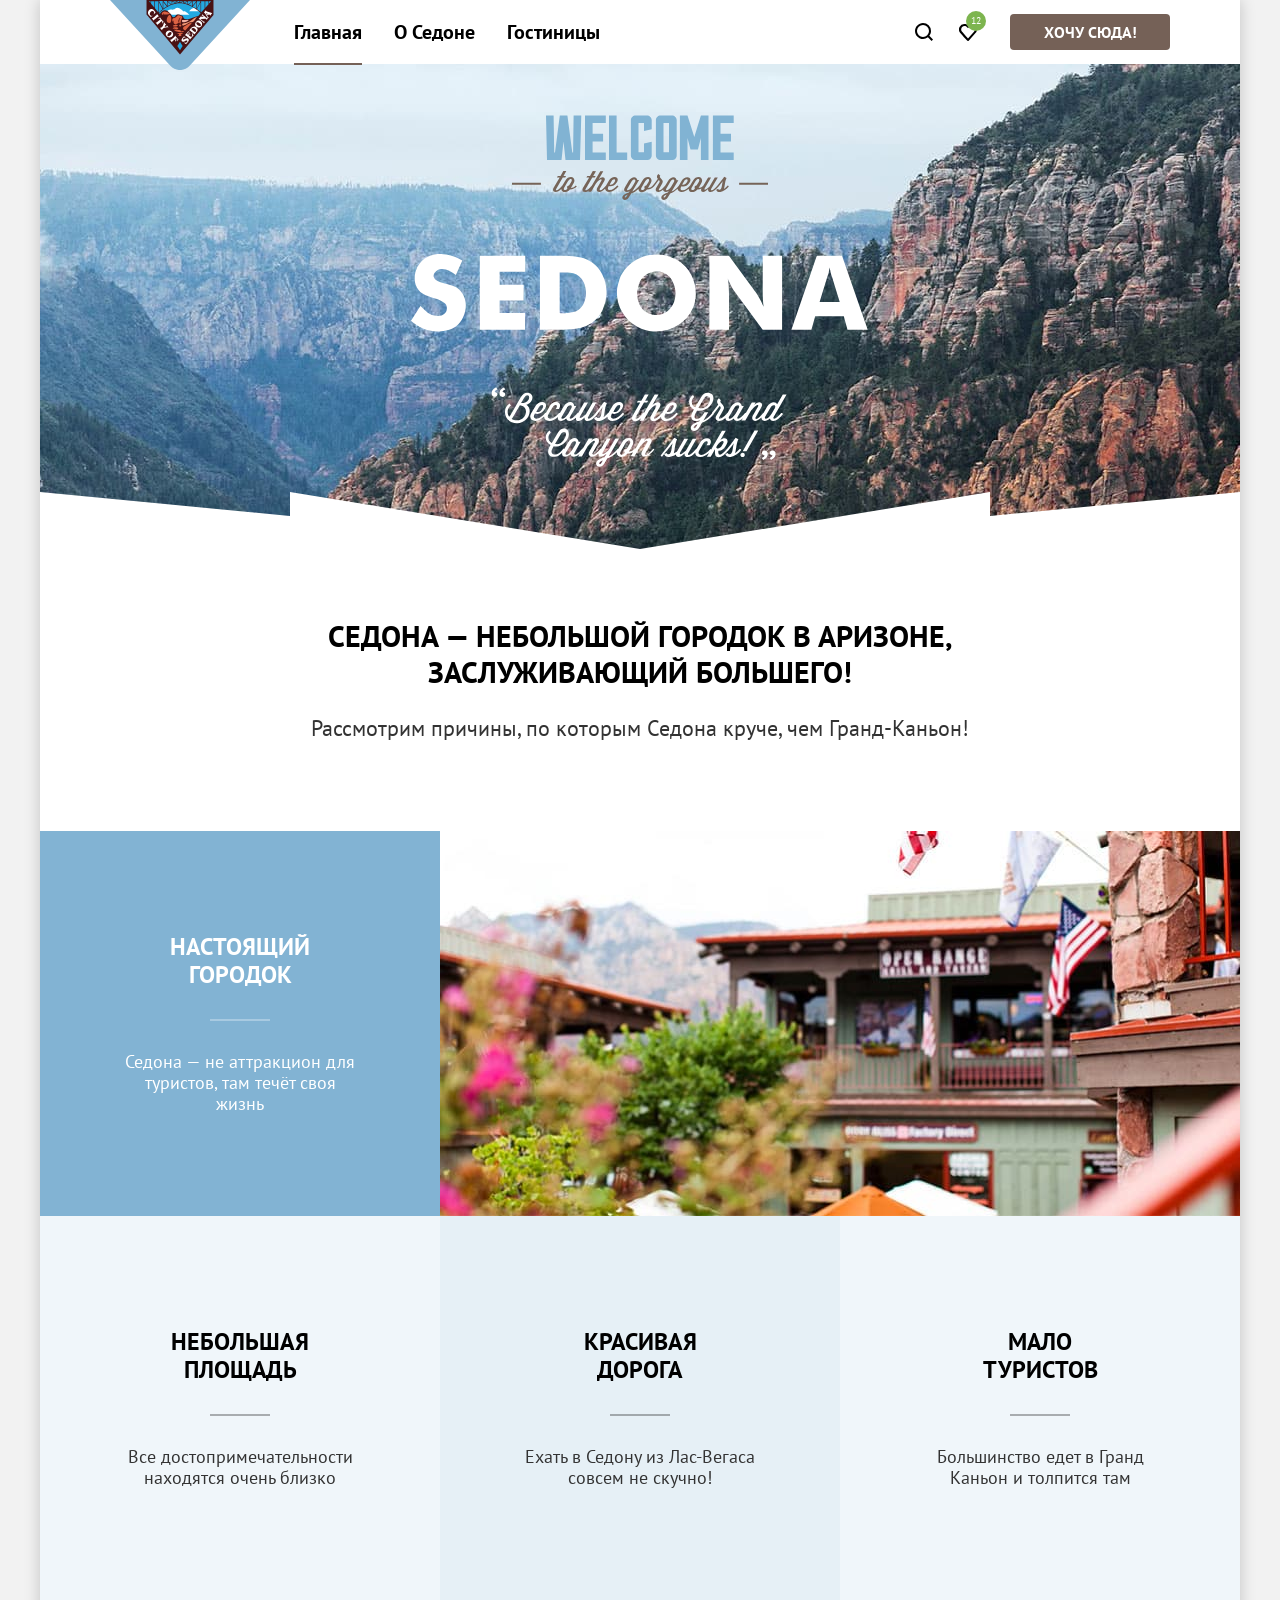
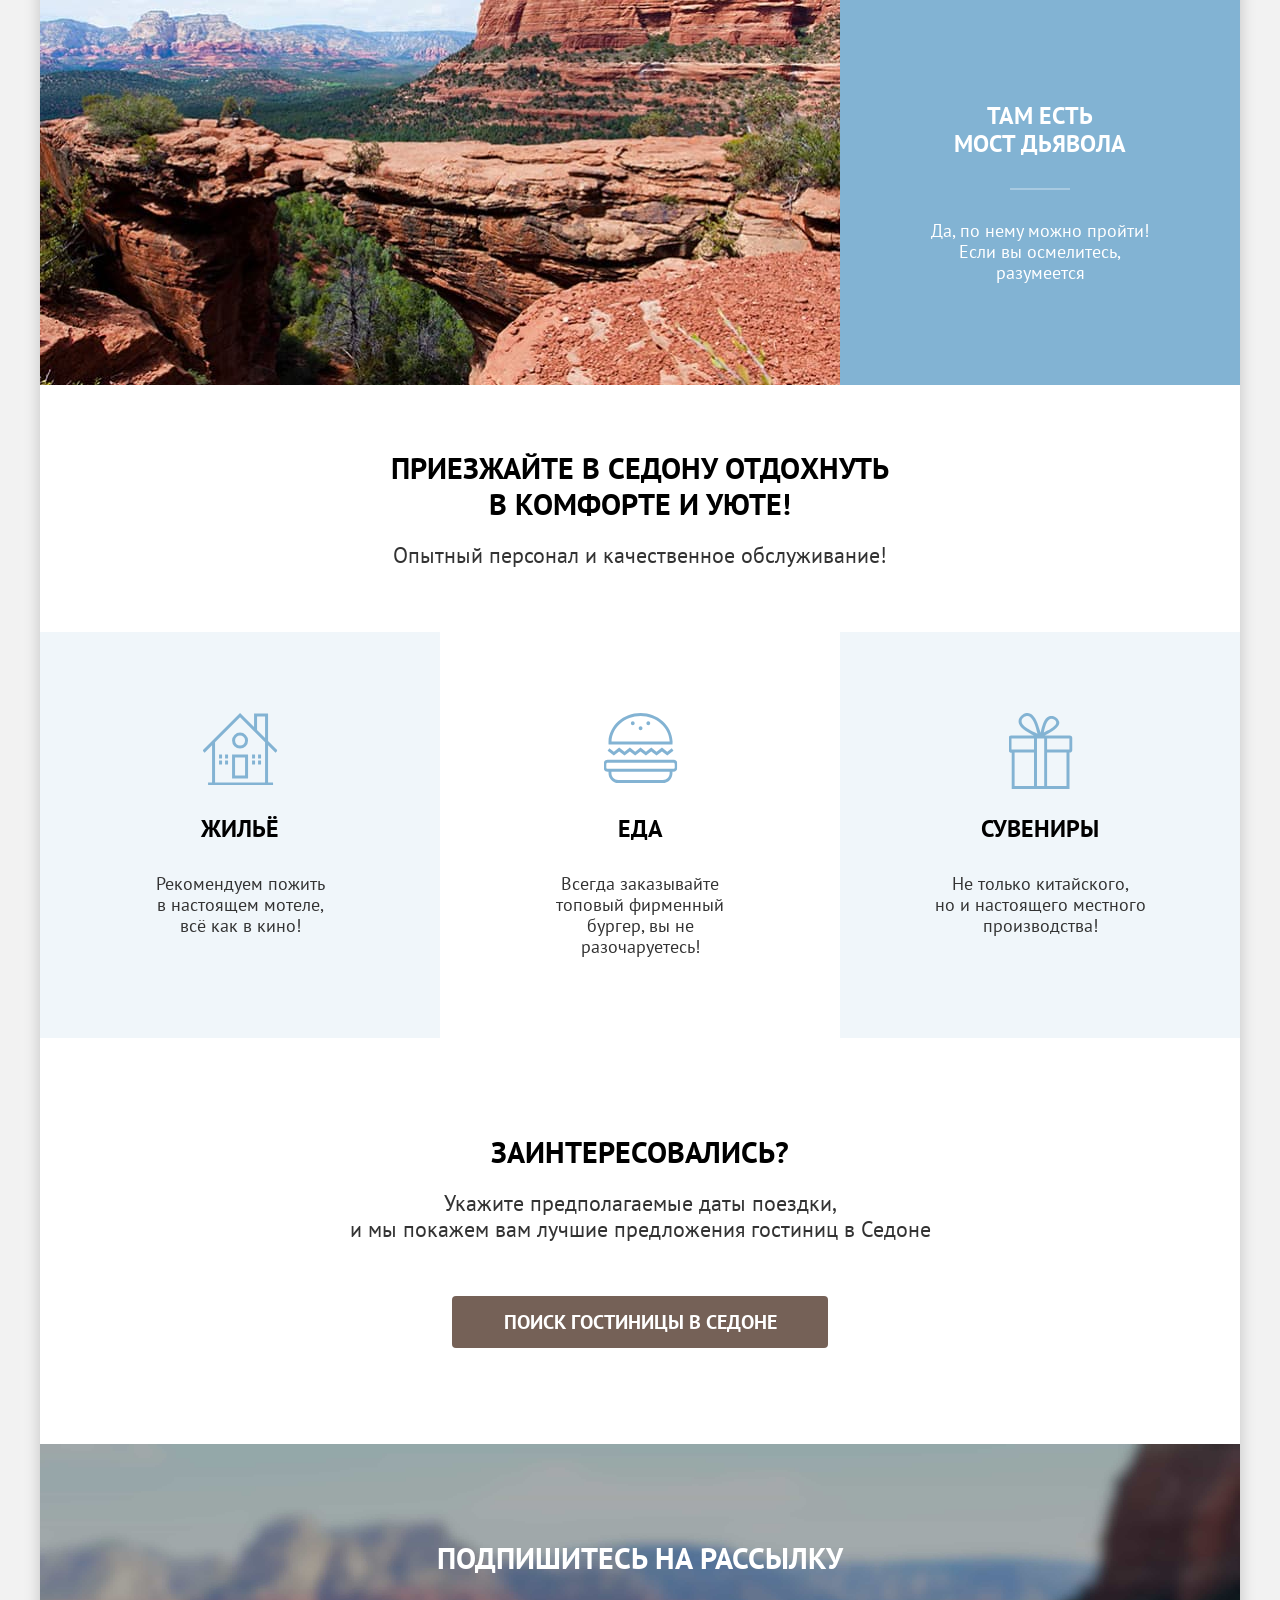
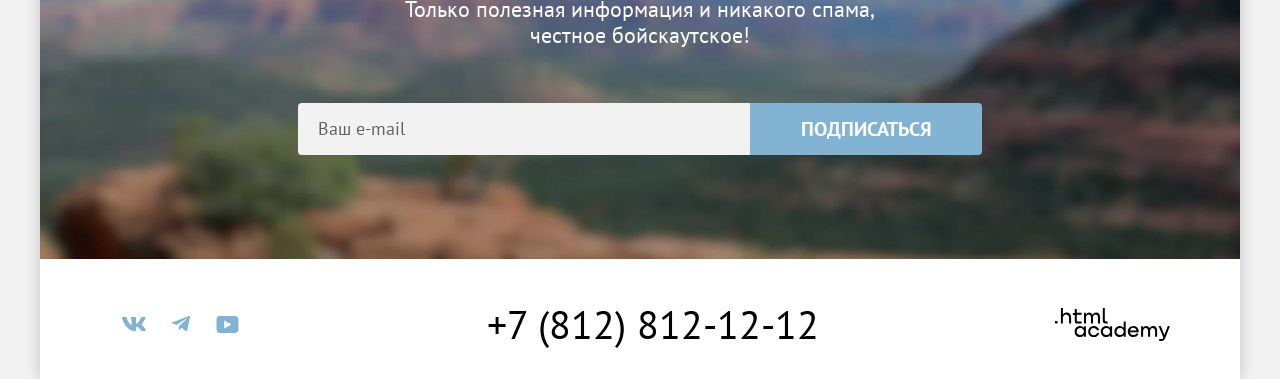
<file: index.html>
<!DOCTYPE html>
<html class="page" lang="ru">

  <head>
    <meta charset="utf-8">
    <title>Седона</title>
    <link rel="stylesheet" href="styles/styles.css">
    <link rel="icon" href="favicon.ico" sizes="32x32">
  </head>

  <body class="page__body">
    <div class="page__wrapper">
      <header class="main-header" data-test="header">
        <nav class="main-header__navigation navigation">

          <a class="navigation__logo" href="index.html">
            <img class="navigation__logo-image" src="images/sedona-logo.svg" width="140" height="70"
              alt="Логотип Седоны">
          </a>

          <ul class="navigation__site-list site-list">
            <li>
              <a class="site-list__link site-list__link--current" href="index.html" aria-current="page">Главная</a>
            </li>
            <li>
              <a class="site-list__link" href="#">О Седоне</a>
            </li>
            <li>
              <a class="site-list__link" href="catalog.html">Гостиницы</a>
            </li>
          </ul>

          <ul class="navigation__user-list user-list">
            <li>
              <a class="user-list__link user-list__link--search" href="#">
                <span class="visually-hidden">Поиск</span>
              </a>
            </li>
            <li>
              <a class="user-list__link user-list__link--favorites" href="#">
                <span class="visually-hidden">Избранное:</span>
                <span class="user-list__favorites-count">12</span>
                <span class="visually-hidden">отелей</span>
              </a>
            </li>
          </ul>
        </nav>
        <a class="main-header__button button button--primary" href="#">Хочу сюда!</a>
      </header>

      <main class="main-container" data-test="main">
        <section class="hero" data-test="hero">
          <h1 class="visually-hidden">Сайт города Седона</h1>
          <img class="hero__image" src="images/hero-slogan.svg" width="458" height="352" alt="Welcome to the gorgeous Sedona, because the Grand Canyon sucks!">
        </section>

        <section class="advantages" data-test="advantages">
          <header class="advantages__header intro">
            <h2 class="visually-hidden">Преимущества</h2>
            <p class="intro__slogan title">Седона — небольшой городок в Аризоне,
              заслуживающий большего!</p>
            <p class="intro__text">Рассмотрим причины, по которым Седона круче, чем Гранд-Каньон!
            </p>
          </header>

          <ul class="advantages__list">
            <li class="advantages__item advantages__item--with-photo">
              <div class="advantages__wrapper">
                <h3 class="advantages__title subtitle">Настоящий городок</h3>
                <p class="advantages__description">Седона — не аттракцион для туристов, там течёт своя жизнь</p>
              </div>
              <img class="advantages__photo" src="images/advantages-1.jpg" width="800" height="385" alt="Улица города со зданиями в стиле вестерн, деревьями и цветами">
            </li>
            <li class="advantages__item">
              <h3 class="advantages__title subtitle">Небольшая площадь</h3>
              <p class="advantages__description">Все достопримечательности находятся очень близко</p>
            </li>
            <li class="advantages__item">
              <h3 class="advantages__title subtitle">Красивая<br> дорога</h3>
              <p class="advantages__description">Ехать в Седону из Лас-Вегаса совсем не скучно!</p>
            </li>
            <li class="advantages__item">
              <h3 class="advantages__title subtitle">Мало<br> туристов</h3>
              <p class="advantages__description">Большинство едет в Гранд Каньон и толпится там</p>
            </li>
            <li class="advantages__item advantages__item--with-photo">
              <div class="advantages__wrapper">
                <h3 class="advantages__title subtitle">Там есть<br> мост дьявола</h3>
                <p class="advantages__description">Да, по нему можно пройти! Если вы осмелитесь, разумеется</p>
              </div>
              <img class="advantages__photo" src="images/advantages-2.jpg" width="800" height="385"
                alt="Большая природная каменная арка из песчаника над обрывом">
            </li>
          </ul>
        </section>

        <section class="service">
          <header class="service__header intro">
            <h2 class="visually-hidden">Сервис в Седоне</h2>
            <p class="intro__slogan title">Приезжайте в Седону отдохнуть<br> в комфорте и уюте!</p>
            <p class="intro__text">Опытный персонал и качественное обслуживание!</p>
          </header>

          <ul class="service__list">
            <li class="service__item service__item--housing">
              <h3 class="service__title subtitle">Жильё</h3>
              <p class="service__desription">Рекомендуем пожить<br> в настоящем мотеле,<br> всё как в кино!</p>
            </li>
            <li class="service__item service__item--food">
              <h3 class="service__title subtitle">Еда</h3>
              <p class="service__desription">Всегда заказывайте<br> топовый фирменный бургер, вы не разочаруетесь!</p>
            </li>
            <li class="service__item service__item--souvenir">
              <h3 class="service__title subtitle">Сувениры</h3>
              <p class="service__desription">Не только китайского,<br> но и настоящего местного производства!</p>
            </li>
          </ul>
        </section>

        <section class="search" data-test="search">
          <header class="search__header intro">
            <h2 class="visually-hidden">Поиск гостиницы</h2>
            <p class="intro__slogan title">Заинтересовались?</p>
            <p class="intro__text">Укажите предполагаемые даты поездки,<br> и мы покажем вам лучшие предложения гостиниц в Седоне</p>
          </header>
          <button class="search__button button button--primary button--size-xl" type="button" onclick="window.modal.showModal()">Поиск гостиницы в Седоне</button>
        </section>

        <section class="subscribe subscribe--index-page" data-test="subscribe">
          <header class="subscribe__header intro">
            <h2 class="intro__slogan title">Подпишитесь на рассылку</h2>
            <p class="intro__text">Только полезная информация и никакого спама,<br> честное бойскаутское!</p>
          </header>
          <form class="subscribe__form subscribe-form" action="https://echo.htmlacademy.ru/" method="post">
            <label class="visually-hidden" for="subscribe-email">Email</label>
            <input class="subscribe-form__field input input--email input--left" type="email" name="subscribe-email" id="subscribe-email" required placeholder="Ваш e-mail">
            <button class="subscribe-form__button button button--secondary button--size-xl" type="submit">Подписаться</button>
          </form>
        </section>
      </main>

      <footer class="main-footer" data-test="footer">
        <ul class="main-footer__social social">
          <li>
            <a class="social__link social__link--vk" href="https://vk.com/htmlacademy">
              <span class="visually-hidden">Vkontakte</span>
            </a>
          </li>
          <li>
            <a class="social__link social__link--tg" href="https://t.me/htmlacademy">
              <span class="visually-hidden">Telegram</span>
            </a>
          </li>
          <li>
            <a class="social__link social__link--youtube" href="https://www.youtube.com/user/htmlacademyru">
              <span class="visually-hidden">Youtube</span>
            </a>
          </li>
        </ul>

        <a class="main-footer__phone phone" href="tel:+78128121212">+7 (812) 812-12-12</a>

        <a class="main-footer__copyright copyright" href="https://htmlacademy.ru/intensive/htmlcss">
          <svg class="copyright__logo" role="img" aria-label="Разработчик - HTML Academy" focusable="false"
            xmlns="http://www.w3.org/2000/svg" width="115" height="33" viewBox="0 0 115 33">
            <path
              d="M0 12.9v2.6h2.5v-2.6zM11.6 4.5Q9.2 4.6 8 6.2h-.1V0h-2v15.5h2v-5.3c0-2.1 1.3-3.6 3.3-3.6 1.8 0 2.9 1.4 2.9 3.2v5.7h2V9.4c.1-3-1.8-4.9-4.5-4.9M26.6 4.8h-4.8V1.1h-2v3.8h-1.9v2h1.9v6q0 2.6 2.7 2.7h4.1v-2h-3.7q-1 0-1.1-1.1V6.8h4.8zM41.1 4.6q-2.5 0-3.5 2.1h-.1a4 4 0 0 0-3.4-2.1Q32 4.8 31 6.4h-.1V4.8H29v10.6h2V10c0-2 1-3.5 2.6-3.5q2.3.1 2.4 2.6v6.3h2V9.8c0-2.4 1.4-3.3 2.6-3.3q2.3.1 2.4 2.6v6.3h2V8.9c.1-2.5-1.4-4.3-3.9-4.3M47.8 12.7q0 2.6 2.8 2.7h2v-2h-1.7q-1 0-1.1-1.1V0h-2zM28.9 19.7a5 5 0 0 0-3.9-1.8c-3.1 0-5.4 2.3-5.4 5.6s2.3 5.6 5.4 5.6q2.7-.1 3.8-1.9h.1v1.6h2V18.2h-2zm-3.6 7.4a3.5 3.5 0 0 1-3.6-3.6c0-2 1.4-3.6 3.6-3.6s3.6 1.6 3.6 3.6c0 1.9-1.4 3.6-3.6 3.6M44.2 22c-.5-2.4-2.6-4.1-5.4-4.1a5.4 5.4 0 0 0-5.6 5.6c0 3.1 2.2 5.6 5.6 5.6 2.8 0 4.9-1.8 5.4-4.2h-2.1a3.4 3.4 0 0 1-3.3 2.3 3.5 3.5 0 0 1-3.6-3.6c0-2 1.4-3.6 3.6-3.6q2.5.2 3.3 2.2h2.1zM55.1 19.7a5 5 0 0 0-3.9-1.8c-3.1 0-5.4 2.3-5.4 5.6s2.3 5.6 5.4 5.6q2.7-.1 3.8-1.9h.1v1.6h2V18.2h-2zm-3.6 7.4a3.5 3.5 0 0 1-3.6-3.6c0-2 1.4-3.6 3.6-3.6s3.6 1.6 3.6 3.6c0 1.9-1.5 3.6-3.6 3.6M68.7 19.8a5 5 0 0 0-3.9-1.9c-3.1 0-5.4 2.3-5.4 5.6s2.2 5.6 5.4 5.6q2.6-.1 3.8-1.8h.1v1.5h2V13.4h-2zm-3.6 7.3a3.5 3.5 0 0 1-3.6-3.6c0-2 1.4-3.6 3.6-3.6s3.6 1.6 3.6 3.6c-.1 2-1.5 3.6-3.6 3.6M78.3 17.9a5.4 5.4 0 0 0-5.5 5.6c0 3 2.1 5.6 5.5 5.6 2.5 0 4.5-1.3 5.2-3.6h-2.1q-.8 1.6-3 1.6c-1.9 0-3.3-1.3-3.4-2.9h8.8c.2-3.6-2-6.3-5.5-6.3m0 1.9q2.7.1 3.3 2.6h-6.5a3 3 0 0 1 3.2-2.6M98.2 17.9a4 4 0 0 0-3.6 2h-.1q-1-1.9-3.4-2-2.2 0-3.1 1.8v-1.5h-1.9v10.6h2v-5.4q.1-3.2 2.6-3.5 2.3.1 2.4 2.6v6.3h2v-5.6c0-2.4 1.4-3.3 2.6-3.3q2.3.1 2.4 2.6v6.3h2v-6.5c.1-2.6-1.4-4.4-3.9-4.4M109.4 27l-3.6-8.9h-2.2l4.8 11.6q-.3 1.3-1.7 1.2h-2.5v2h2.5q2.6 0 3.5-2.6l4.7-12.2h-2.1z" />
          </svg>
        </a>
      </footer>

      <!-- Модальное окно -->
      <dialog class="modal" data-test="modal" id="modal" aria-labelledby="modal-name">
        <section>
          <h2 class="modal__title title" id="modal-name">Поиск гостиницы в Седоне</h2>
          <form class="modal__form search-form" action="https://echo.htmlacademy.ru/" method="post">

            <div class="search-form__group search-form__group--dates">
              <label class="search-form__label" for="checkin-date">Дата заезда:</label>

              <input class="input input--date" type="text" id="checkin-date" name="checkin-date"
                value="27 апреля 2020" placeholder="Укажите дату" required>
              <span class="search-form__message search-form__message--error">Мы не можем отправить вас в прошлое.</span>
            </div>

            <div class="search-form__group search-form__group--dates">
              <label class="search-form__label" for="checkout-date">Дата выезда:</label>

              <input class="input input--date" type="text" id="checkout-date" name="checkout-date"
                value="1 сентября 2021" placeholder="Укажите дату" required>
              <span class="search-form__message">На эти даты есть свободные номера. Пока есть.</span>
            </div>

            <div class="search-form__group">
              <label class="search-form__label" for="adults-count">Взрослые:</label>

              <div class="search-form__counter counter">
                <button class="counter__buttton counter__buttton--decrease" type="button">
                  <span class="visually-hidden">Уменьшить количество на 1</span>
                </button>

                <input class="input input--number input--counter" type="number" id="adults-count" name="adults-count" value="2" min="1" required>

                <button class="counter__buttton counter__buttton--increase" type="button">
                  <span class="visually-hidden">Увеличить количество на 1</span>
                </button>
              </div>
            </div>

            <div class="search-form__group search-form__group--with-tooltip">
              <label class="search-form__label" for="children-count">Дети:</label>

              <div class="tooltip">
                <button class="tooltip__button" type="button" aria-labelledby="tooltip-label"></button>
                <span class="tooltip__text" role="tooltip" id="tooltip-label">Укажите количество детей, которые будут с
                  вами, возраст которых от 6 до 18 лет. Дети до 6 лет размещаются бесплатно.</span>
              </div>

              <div class="search-form__counter counter">

                <button class="counter__buttton counter__buttton--decrease" type="button">
                  <span class="visually-hidden">Уменьшить количество на 1</span>
                </button>

                <input class="input input--number input--counter" id="children-count" name="children-count" type="number" value="2" min="0">

                <button class="counter__buttton counter__buttton--increase" type="button">
                  <span class="visually-hidden">Увеличить количество на 1</span>
                </button>
              </div>
            </div>

            <button class="search-form__submit button button--secondary" type="submit">Найти</button>
          </form>
        </section>

        <button class="modal__close" type="button" onclick="window.modal.close()">
          <span class="visually-hidden">Закрыть</span>
        </button>
      </dialog>
    </div>

  </body>

</html>
</file>
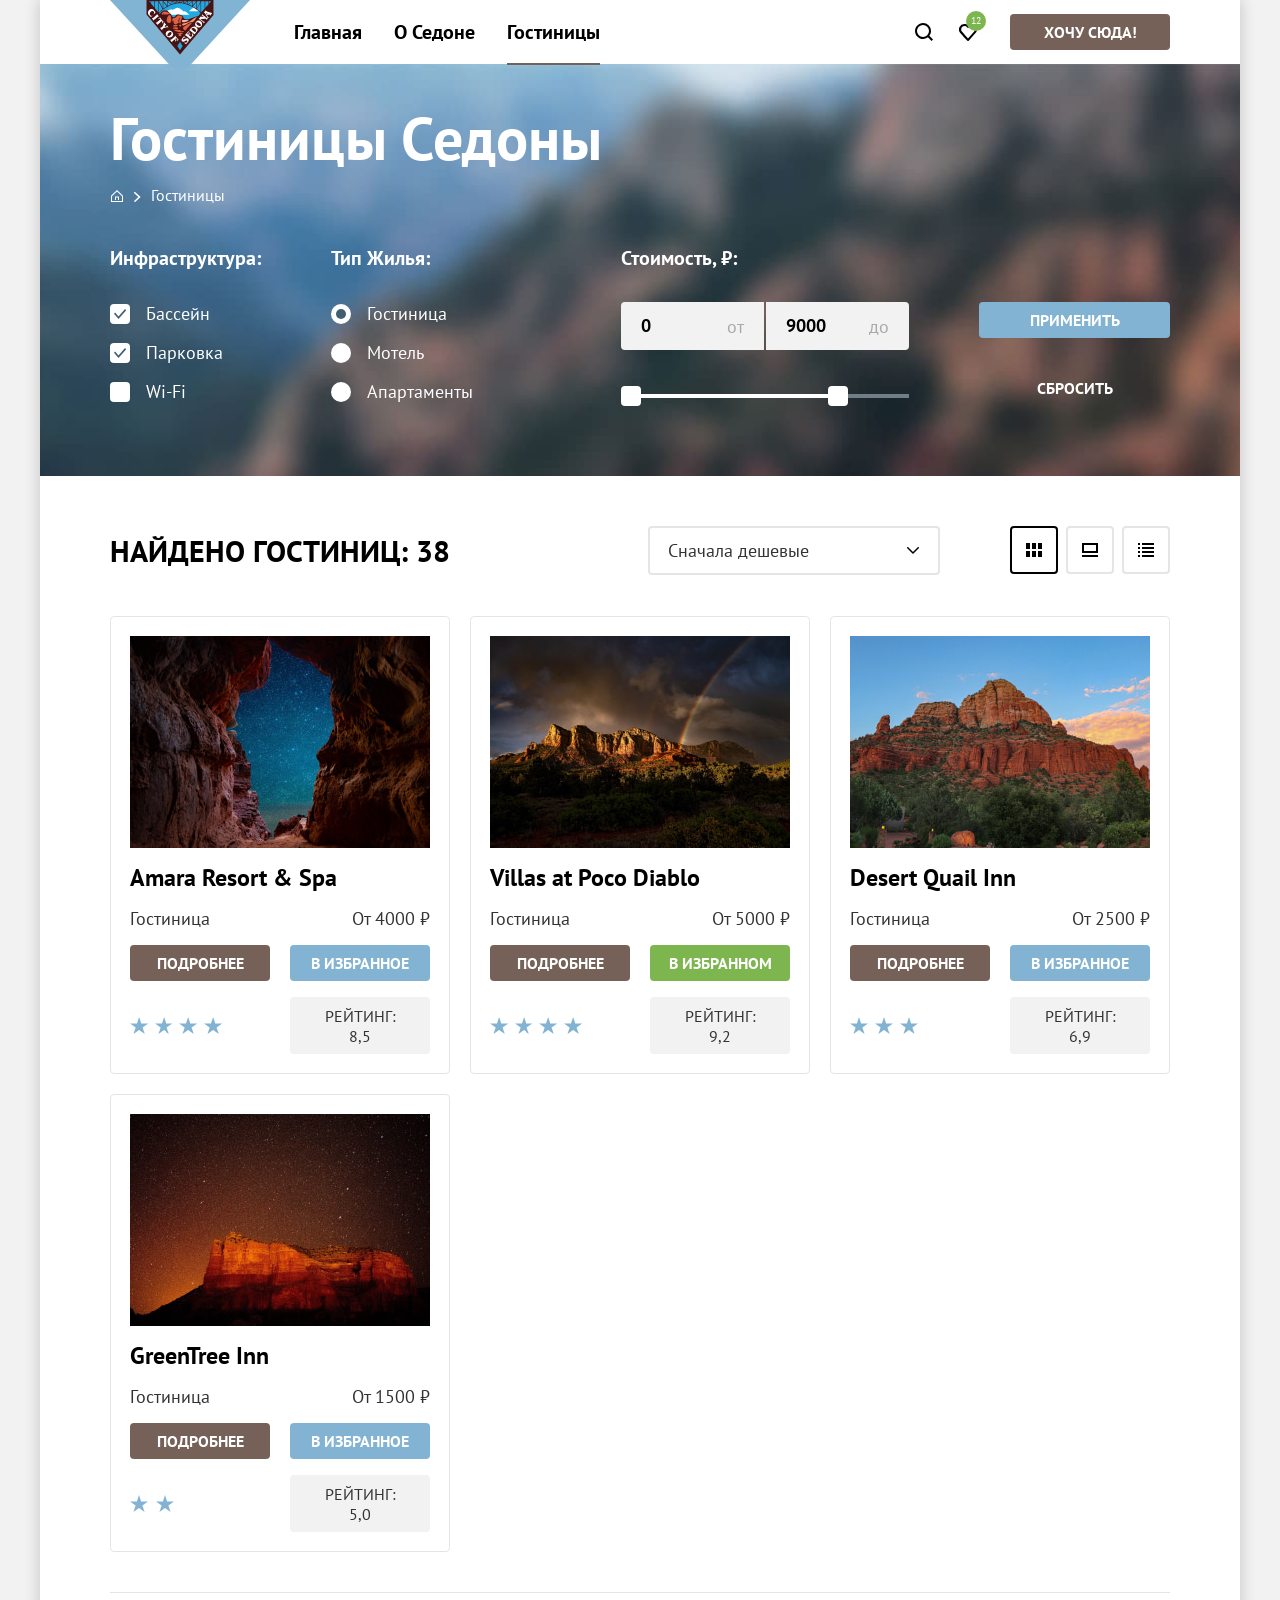
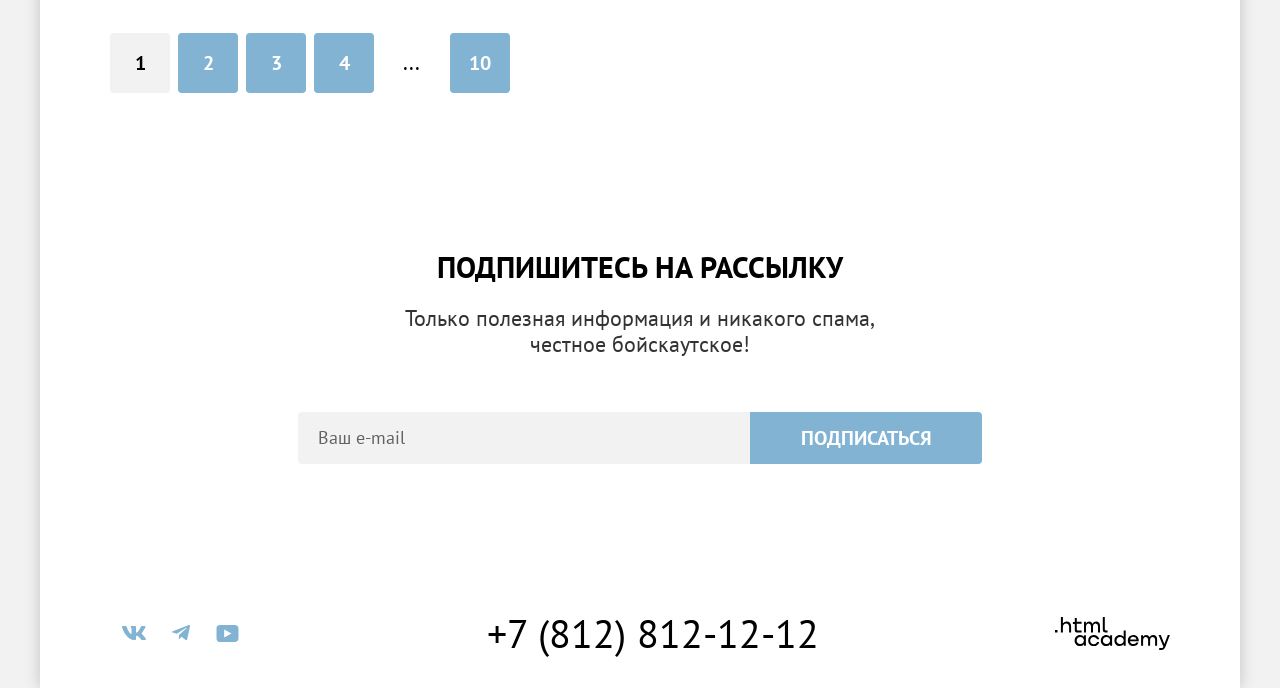
<file: catalog.html>
<!DOCTYPE html>
<html class="page" lang="ru">

  <head>
    <meta charset="utf-8">
    <title>Гостиницы Седоны</title>
    <link rel="stylesheet" href="styles/styles.css">
    <link rel="icon" href="favicon.ico" sizes="32x32">
  </head>

  <body class="page__body">
    <div class="page__wrapper">
      <header class="main-header" data-test="header">
        <nav class="main-header__navigation navigation">

          <a class="navigation__logo" href="index.html">
            <img class="navigation__logo-image" src="images/sedona-logo.svg" width="140" height="70"
              alt="Логотип Седоны">
          </a>

          <ul class="navigation__site-list site-list">
            <li>
              <a class="site-list__link" href="index.html">Главная</a>
            </li>
            <li>
              <a class="site-list__link" href="#">О Седоне</a>
            </li>
            <li>
              <a class="site-list__link site-list__link--current" aria-current="page">Гостиницы</a>
            </li>
          </ul>

          <ul class="navigation__user-list user-list">
            <li>
              <a class="user-list__link user-list__link--search" href="#">
                <span class="visually-hidden">Поиск</span>
              </a>
            </li>
            <li>
              <a class="user-list__link user-list__link--favorites" href="#">
                <span class="visually-hidden">Избранное:</span>
                <span class="user-list__favorites-count">12</span>
                <span class="visually-hidden">отелей</span>
              </a>
            </li>
          </ul>
        </nav>
        <a class="main-header__button button button--primary" href="#">Хочу сюда!</a>
      </header>

      <main class="main-container" data-test="main">
        <div class="inner-wrapper">
          <header class="inner-wrapper__header inner-header">
            <h1 class="inner-header__title page-title">Гостиницы Седоны</h1>
            <ol class="inner-header__breadcrumbs breadcrumbs">
              <li class="breadcrumbs__item">
                <a class="breadcrumbs__link breadcrumbs__link--home" href="index.html">
                  <span class="visually-hidden">Главная</span>
                </a>
              </li>
              <li class="breadcrumbs-item">
                <a class="breadcrumbs__link breadcrumbs__link--current" aria-current="page">Гостиницы</a>
              </li>
            </ol>
          </header>

          <section class="filter" data-test="filter">
            <h2 class="visually-hidden">Фильтры</h2>

            <form class="filter__form filter-form" action="https://echo.htmlacademy.ru/" method="get">
              <div class="filter-form__column filter-form__column--left">
                <fieldset class="filter-form__group">
                  <legend class="filter-form__title">Инфраструктура:</legend>
                  <ul class="filter-form__list">
                    <li class="filter-form__field field field--checkbox">
                      <input class="field__input" type="checkbox" name="pool" id="pool" checked>
                      <label class="field__label" for="pool">Бассейн</label>
                    </li>
                    <li class="filter-form__field field field--checkbox">
                      <input class="field__input" type="checkbox" name="parking" id="parking" checked>
                      <label class="field__label" for="parking">Парковка</label>
                    </li>
                    <li class="filter-form__field field field--checkbox">
                      <input class="field__input" type="checkbox" name="wifi" id="wifi">
                      <label class="field__label" for="wifi">Wi-Fi</label>
                    </li>
                  </ul>
                </fieldset>
                <fieldset class="filter-form__group">
                  <legend class="filter-form__title">Тип жилья:</legend>
                  <ul class="filter-form__list">
                    <li class="filter-form__field field field--radio">
                      <input class="field__input" type="radio" name="booking-type" value="hotel" id="hotel" checked>
                      <label class="field__label" for="hotel">Гостиница</label>
                    </li>
                    <li class="filter-form__field field field--radio">
                      <input class="field__input" type="radio" name="booking-type" value="motel" id="motel">
                      <label class="field__label" for="motel">Мотель</label>
                    </li>
                    <li class="filter-form__field field field--radio">
                      <input class="field__input" type="radio" name="booking-type" value="appartments" id="appartments">
                      <label class="field__label" for="appartments">Апартаменты</label>
                    </li>
                  </ul>
                </fieldset>
              </div>

              <div class="filter-form__column filter-form__column--right">
                <fieldset class="filter-form__group filter-form__group--price">
                  <legend class="filter-form__title">Стоимость, ₽:</legend>

                  <label class="filter-form__field price-field" for="price-min">
                    <span class="price-field__label">от</span>
                    <input class="price-field__input input input--number input--price input--left" type="number" name="price-min" value="" id="price-min" placeholder="0">
                  </label>

                  <label class="filter-form__field price-field" for="price-max">
                    <span class="price-field__label">до</span>
                    <input class="price-field__input input input--number input--price input--right" type="number" name="price-max" value="" id="price-max"
                      placeholder="9000">
                  </label>

                  <div class="filter-form__range range-slider">
                    <div class="range-slider__track">
                      <div class="range-slider__progressbar" style="left: 0; width: 227px">
                        <button class="range-slider__toggle range-slider__toggle--min" type="button">
                          <span class="visually-hidden">Изменить минимальную цену</span>
                        </button>
                        <button class="range-slider__toggle range-slider__toggle--max" type="button">
                          <span class="visually-hidden">Изменить максимальную цену</span>
                        </button>
                      </div>
                    </div>
                  </div>
                </fieldset>
                <div class="filter-form__buttons">
                  <button class="button button--secondary" type="submit">Применить</button>
                  <button class="button button--additional" type="reset">Сбросить</button>
                </div>
              </div>
            </form>
          </section>
        </div>
        <section class="catalog" data-test="catalog">
          <div class="catalog__wrapper">
            <h2 class="catalog__title title">Найдено гостиниц: <span class="catalog__card-count">38</span></h2>

            <!-- Сортировка карточек -->
            <select class="catalog__sort sort" aria-label="Сортировка">
              <option value="up">Сначала дешевые</option>
              <option value="down">Сначала дорогие</option>
              <option value="popular">Сначала популярные</option>
            </select>

            <!-- Смена раскладки списка отелей -->
            <ul class="catalog__view-toggles view-toggles">
              <li>
                <a class="view__toggle view__toggle--tile view__toggle--active"
                  href="catalog.html?view=tile">
                  <span class="visually-hidden">Показать плитками</span>
                </a>
              </li>
              <li>
                <a class="view__toggle view__toggle--card" href="catalog.html?view=card">
                  <span class="visually-hidden">Показать карточками</span>
                </a>
              </li>
              <li>
                <a class="view__toggle view__toggle--list" href="catalog.html?view=list">
                  <span class="visually-hidden">Показать списком</span>
                </a>
              </li>
            </ul>
          </div>

          <!-- Список карточек -->
          <ul class="card-list">
            <li class="card">
              <a class="card__link" href="#" tabindex="-1">
                <h3 class="card__title subtitle">Amara Resort & Spa</h3>
              </a>
              <a class="card__photo" href="#" tabindex="-1">
                <img class="card__photo-image" src="images/hotels/hotel-1.jpg" width="300" height="212"
                  alt="Вид на звездное небо из горного ущелья">
              </a>
              <p class="card__category">Гостиница</p>
              <p class="card__price">От 4000 ₽</p>
              <a class="button button--primary" href="#">Подробнее</a>
              <button class="button button--secondary" type="button">В избранное</button>
              <p class="card__stars card__stars--4">
                <span class="visually-hidden">4 звезды</span>
              </p>
              <p class="card__rating">Рейтинг: 8,5</p>
            </li>

            <li class="card">
              <a class="card__link" href="#" tabindex="-1">
                <h3 class="card__title subtitle">Villas at Poco Diablo</h3>
              </a>
              <a class="card__photo" href="#" tabindex="-1">
                <img class="card__photo-image" src="images/hotels/hotel-2.jpg" width="300" height="212"
                  alt="Вид на горный массив, освещенный солнцем, и радугу">
              </a>
              <p class="card__category">Гостиница</p>
              <p class="card__price">От 5000 ₽</p>
              <a class="button button--primary" href="#">Подробнее</a>
              <button class="button button--accent" type="button">В избранном</button>
              <p class="card__stars card__stars--4">
                <span class="visually-hidden">4 звезды</span>
              </p>
              <p class="card__rating">Рейтинг: 9,2</p>
            </li>

            <li class="card">
              <a class="card__link" href="#" tabindex="-1">
                <h3 class="card__title subtitle">Desert Quail Inn</h3>
              </a>
              <a class="card__photo" href="#" tabindex="-1">
                <img class="card__photo-image" src="images/hotels/hotel-3.jpg" width="300" height="212"
                  alt="Гора из красного печасника в вечерние часы, у подножья - зеленые заросли">
              </a>
              <p class="card__category">Гостиница</p>
              <p class="card__price">От 2500 ₽</p>
              <a class="button button--primary" href="#">Подробнее</a>
              <button class="button button--secondary" type="button">В избранное</button>
              <p class="card__stars card__stars--3">
                <span class="visually-hidden">3 звезды</span>
              </p>
              <p class="card__rating">Рейтинг: 6,9</p>
            </li>

            <li class="card">
              <a class="card__link" href="#" tabindex="-1">
                <h3 class="card__title subtitle">GreenTree Inn</h3>
              </a>
              <a class="card__photo" href="#" tabindex="-1">
                <img class="card__photo-image" src="images/hotels/hotel-4.jpg" width="300" height="212"
                  alt="Вид на красную гору ночью, на фоне - яркое звездное небо">
              </a>
              <p class="card__category">Гостиница</p>
              <p class="card__price">От 1500 ₽</p>
              <a class="button button--primary" href="#">Подробнее</a>
              <button class="button button--secondary" type="button">В избранное</button>
              <p class="card__stars card__stars--2">
                <span class="visually-hidden">2 звезды</span>
              </p>
              <p class="card__rating">Рейтинг: 5,0</p>
            </li>
          </ul>

          <!-- Пагинация -->
          <ul class="catalog__paginaion pagination">
            <li class="pagination__item">
              <a class="pagination__link pagination__link--current" aria-current="page">1</a>
            </li>
            <li class="pagination__item">
              <a class="pagination__link" href="#">2</a>
            </li>
            <li class="pagination__item">
              <a class="pagination__link" href="#">3</a>
            </li>
            <li class="pagination__item">
              <a class="pagination__link" href="#">4</a>
            </li>
            <li class="pagination__item">
              <span class="pagination__ellipsis">...</span>
            </li>
            <li class="pagination__item">
              <a class="pagination__link" href="#">10</a>
            </li>
          </ul>
        </section>

        <section class="subscribe" data-test="subscribe">
          <header class="subscribe__header intro">
            <h2 class="intro__slogan title">Подпишитесь на рассылку</h2>
            <p class="intro__text">Только полезная информация и никакого спама,<br> честное бойскаутское!</p>
          </header>
          <form class="subscribe__form subscribe-form" action="https://echo.htmlacademy.ru/" method="post">
            <label class="visually-hidden" for="subscribe-email">Email</label>
            <input class="subscribe-form__field input input--email input--left" type="email" name="subscribe-email" id="subscribe-email" required
              placeholder="Ваш e-mail">
            <button class="subscribe-form__button button button--secondary button--size-xl"
              type="submit">Подписаться</button>
          </form>

        </section>
      </main>

      <footer class="main-footer" data-test="footer">
        <ul class="main-footer__social social">
          <li>
            <a class="social__link social__link--vk" href="https://vk.com/htmlacademy">
              <span class="visually-hidden">Vkontakte</span>
            </a>
          </li>
          <li>
            <a class="social__link social__link--tg" href="https://t.me/htmlacademy">
              <span class="visually-hidden">Telegram</span>
            </a>
          </li>
          <li>
            <a class="social__link social__link--youtube" href="https://www.youtube.com/user/htmlacademyru">
              <span class="visually-hidden">Youtube</span>
            </a>
          </li>
        </ul>

        <a class="main-footer__phone phone" href="tel:+78128121212">+7 (812) 812-12-12</a>

        <a class="main-footer__copyright copyright" href="https://htmlacademy.ru/intensive/htmlcss">
          <svg class="copyright__logo" role="img" aria-label="Разработчик - HTML Academy" focusable="false"
            xmlns="http://www.w3.org/2000/svg" width="115" height="33" viewBox="0 0 115 33">
            <path
              d="M0 12.9v2.6h2.5v-2.6zM11.6 4.5Q9.2 4.6 8 6.2h-.1V0h-2v15.5h2v-5.3c0-2.1 1.3-3.6 3.3-3.6 1.8 0 2.9 1.4 2.9 3.2v5.7h2V9.4c.1-3-1.8-4.9-4.5-4.9M26.6 4.8h-4.8V1.1h-2v3.8h-1.9v2h1.9v6q0 2.6 2.7 2.7h4.1v-2h-3.7q-1 0-1.1-1.1V6.8h4.8zM41.1 4.6q-2.5 0-3.5 2.1h-.1a4 4 0 0 0-3.4-2.1Q32 4.8 31 6.4h-.1V4.8H29v10.6h2V10c0-2 1-3.5 2.6-3.5q2.3.1 2.4 2.6v6.3h2V9.8c0-2.4 1.4-3.3 2.6-3.3q2.3.1 2.4 2.6v6.3h2V8.9c.1-2.5-1.4-4.3-3.9-4.3M47.8 12.7q0 2.6 2.8 2.7h2v-2h-1.7q-1 0-1.1-1.1V0h-2zM28.9 19.7a5 5 0 0 0-3.9-1.8c-3.1 0-5.4 2.3-5.4 5.6s2.3 5.6 5.4 5.6q2.7-.1 3.8-1.9h.1v1.6h2V18.2h-2zm-3.6 7.4a3.5 3.5 0 0 1-3.6-3.6c0-2 1.4-3.6 3.6-3.6s3.6 1.6 3.6 3.6c0 1.9-1.4 3.6-3.6 3.6M44.2 22c-.5-2.4-2.6-4.1-5.4-4.1a5.4 5.4 0 0 0-5.6 5.6c0 3.1 2.2 5.6 5.6 5.6 2.8 0 4.9-1.8 5.4-4.2h-2.1a3.4 3.4 0 0 1-3.3 2.3 3.5 3.5 0 0 1-3.6-3.6c0-2 1.4-3.6 3.6-3.6q2.5.2 3.3 2.2h2.1zM55.1 19.7a5 5 0 0 0-3.9-1.8c-3.1 0-5.4 2.3-5.4 5.6s2.3 5.6 5.4 5.6q2.7-.1 3.8-1.9h.1v1.6h2V18.2h-2zm-3.6 7.4a3.5 3.5 0 0 1-3.6-3.6c0-2 1.4-3.6 3.6-3.6s3.6 1.6 3.6 3.6c0 1.9-1.5 3.6-3.6 3.6M68.7 19.8a5 5 0 0 0-3.9-1.9c-3.1 0-5.4 2.3-5.4 5.6s2.2 5.6 5.4 5.6q2.6-.1 3.8-1.8h.1v1.5h2V13.4h-2zm-3.6 7.3a3.5 3.5 0 0 1-3.6-3.6c0-2 1.4-3.6 3.6-3.6s3.6 1.6 3.6 3.6c-.1 2-1.5 3.6-3.6 3.6M78.3 17.9a5.4 5.4 0 0 0-5.5 5.6c0 3 2.1 5.6 5.5 5.6 2.5 0 4.5-1.3 5.2-3.6h-2.1q-.8 1.6-3 1.6c-1.9 0-3.3-1.3-3.4-2.9h8.8c.2-3.6-2-6.3-5.5-6.3m0 1.9q2.7.1 3.3 2.6h-6.5a3 3 0 0 1 3.2-2.6M98.2 17.9a4 4 0 0 0-3.6 2h-.1q-1-1.9-3.4-2-2.2 0-3.1 1.8v-1.5h-1.9v10.6h2v-5.4q.1-3.2 2.6-3.5 2.3.1 2.4 2.6v6.3h2v-5.6c0-2.4 1.4-3.3 2.6-3.3q2.3.1 2.4 2.6v6.3h2v-6.5c.1-2.6-1.4-4.4-3.9-4.4M109.4 27l-3.6-8.9h-2.2l4.8 11.6q-.3 1.3-1.7 1.2h-2.5v2h2.5q2.6 0 3.5-2.6l4.7-12.2h-2.1z" />
          </svg>
        </a>
      </footer>
    </div>
  </body>

</html>
</file>
<file: styles/styles.css>
:root {
  --white: #ffffff;
  --white-transparent-60: rgba(255, 255, 255, 0.6);
  --white-transparent-30: rgba(255, 255, 255, 0.3);
  --white-transparent-10: rgba(255, 255, 255, 0.1);
  --black: #000000;
  --black-transparent-60: rgba(0, 0, 0, 0.6);
  --black-transparent-40: rgba(0, 0, 0, 0.4);
  --black-transparent-30: rgba(0, 0, 0, 0.3);
  --black-transparent-25: rgba(0, 0, 0, 0.25);
  --black-transparent-20: rgba(0, 0, 0, 0.2);
  --black-transparent-15: rgba(0, 0, 0, 0.15);
  --grey: #e5e5e5;
  --grey-dark: #333333;
  --grey-blue: #727e85;
  --grey-light: #f2f2f2;
  --grey-super-light: rgba(242, 242, 242, 0.8);
  --brown: #756157;
  --brown-dark: #615048;
  --brown-light: rgba(117, 97, 87, 0.3);
  --blue: #82b3d3;
  --blue-light: #83b3d3;
  --blue-darker: #68a2ca;
  --blue-dark: #3f5e72;
  --blue-transparent-12: rgba(131, 179, 211, 0.12);
  --blue-transparent-20: rgba(131, 179, 211, 0.2);
  --green: #7db54f;
  --green-dark: #6c9e42;
  --coral-red: #ff5757;

  --text-color: var(--grey-dark);
  --text-color-accent: var(--black);
  --text-color-contrast: var(--white);
  --text-color-hover: var(--white-transparent-60);
  --text-color-active: var(--white-transparent-30);
  --text-color-menu-hover: var(--brown);
  --text-color-disabled: var(--white-transparent-10);
  --text-color-error: var(--coral-red);

  --bg-color-basic: var(--white);
  --bg-color-main: var(--blue);
  --bg-color-secondary: var(--blue-dark);
  --bg-color-accent: var(--blue-transparent-12);
  --bg-color-accent-lighter: var(--blue-transparent-20);
  --bg-color-additional: var(--grey-light);
  --bg-color-overlay: var(--grey-super-light);
  --bg-color-tooltip: var(--grey-dark);

  --button-primary: var(--brown);
  --button-primary-hover: var(--brown-dark);
  --button-secondary: var(--blue);
  --button-secondary-hover: var(--blue-darker);
  --button-accent: var(--green);
  --button-accent-hover: var(--green-dark);
  --button-disabled: var(--grey);

  --input-color: var(--grey-light);
  --input-color-hover: var(--grey);
  --input-range-color: var(--grey-blue);
  --input-label-color: var(--black-transparent-30);
  --input-checkbox-color: var(--blue-dark);
  --input-placeholder-color: var(--black-transparent-60);

  --icon-color: var(--blue-light);
  --icon-color-hover: var(--blue-darker);
  --icon-color-additional: var(--black);
  --icon-color-accent: var(--green);
  --icon-color-active: var(--black-transparent-30);
  --icon-color-controls: var(--brown-light);

  --border-color: var(--grey);
  --border-hover: var(--blue-darker);
  --border-active: var(--black);

  --underline-light: var(--white-transparent-30);
  --underline-dark: var(--black-transparent-30);

  --shadow-color: var(--black-transparent-20);
  --shadow-toggle-hover: var(--black-transparent-25);
  --shadow-toggle-active: var(--black-transparent-40);
  --shadow-color-modal: var(--black-transparent-15);
  --shadow-color-tooltip: var(--black-transparent-30);

  --browser-outline: 3px solid var(--blue-light);
  --browser-outline-toggle: 2px solid var(--blue-light);
}

@font-face {
  font-family: "PT Sans";
  font-weight: 400;
  font-style: normal;
  src: url("../fonts/ptsans-400.woff2") format("woff2");
  font-display: swap;
}

@font-face {
  font-family: "PT Sans";
  font-weight: 700;
  font-style: normal;
  src: url("../fonts/ptsans-700.woff2") format("woff2");
  font-display: swap;
}

.page {
  height: 100%;
}

.page__body {
  height: 100%;
  margin: 0;
  font-family: "PT Sans", sans-serif;
  font-size: 22px;
  line-height: 26px;
  color: var(--text-color);
  background-color: var(--bg-color-additional);
}

.visually-hidden {
  position: absolute;
  width: 1px;
  height: 1px;
  margin: -1px;
  padding: 0;
  border: 0;
  clip: rect(0 0 0 0);
  overflow: hidden;
}

.page__wrapper {
  display: flex;
  flex-direction: column;
  width: 1200px;
  min-height: 100%;
  margin: 0 auto;
  background-color: var(--bg-color-basic);
  box-shadow: 0 0 15px 0 var(--shadow-color);
}

.button {
  display: block;
  box-sizing: border-box;
  padding: 8px 16px;
  font-family: "PT Sans", sans-serif;
  font-size: 16px;
  line-height: 20px;
  font-weight: 700;
  text-align: center;
  color: var(--text-color-contrast);
  text-transform: uppercase;
  text-decoration: none;
  border: none;
  border-radius: 4px;
  cursor: pointer;
  transition: background-color 0.2s ease-in-out;
}

.button:focus-visible {
  outline: var(--browser-outline);
}

.button:active {
  color: var(--text-color-active);
}

.button:disabled,
.button:disabled:hover,
.button:disabled:focus-visible,
.button:disabled:active {
  color: var(--text-color-contrast);
  background-color: var(--button-disabled);
  cursor: auto;
}

.button--primary {
  background-color: var(--button-primary);
}

.button--primary:hover {
  background-color: var(--button-primary-hover);
}

.button--primary:focus-visible {
  background-color: var(--button-primary-hover);
}

.button--primary:active {
  background-color: var(--button-primary);
}

.button--secondary {
  background-color: var(--button-secondary);
}

.button--secondary:hover {
  background-color: var(--button-secondary-hover);
}

.button--secondary:focus-visible {
  background-color: var(--button-secondary-hover);
}

.button--secondary:active {
  background-color: var(--button-secondary);
}

.button--accent {
  background-color: var(--button-accent);
}

.button--accent:hover {
  background-color: var(--button-accent-hover);
}

.button--accent:focus-visible {
  background-color: var(--button-accent-hover);
}

.button--accent:active {
  background-color: var(--button-accent);
}

.button--additional {
  background-color: transparent;
}

.button--additional:hover {
  color: var(--text-color-hover);
}

.button--additional:focus-visible {
  color: var(--text-color-contrast);
}

.button--additional:active {
  color: var(--text-color-active);
}

.button--additional:disabled,
.button--additional:disabled:hover,
.button--additional:disabled:focus-visible,
.button--additional:disabled:active {
  color: var(--text-color-disabled);
}

.button--size-xl {
  font-size: 20px;
  line-height: 36px;
}

.input {
  box-sizing: border-box;
  font-family: inherit;
  padding: 12px;
  font-size: 18px;
  line-height: 24px;
  font-weight: 700;
  color: var(--text-color-accent);
  background-color: var(--input-color);
  border: none;
  border-radius: 4px;
  transition: background-color 0.2s ease;
}

.input::placeholder {
  color: var(--input-placeholder-color);
}

.input:not(:disabled):hover {
  background-color: var(--input-color-hover);
}

.input:focus-visible {
  outline: var(--browser-outline);
  background-color: var(--input-color-hover);
}

.input:disabled {
  opacity: 0.4;
}

.input--number {
  appearance: textfield;
}

.input--number::-webkit-outer-spin-button,
.input--number::-webkit-inner-spin-button {
  appearance: none;
  margin: 0;
}

.input--counter {
  padding: 12px 0;
  line-height: 20px;
  text-align: center;
  border-radius: 0;
}

.input--counter:focus-visible {
  outline-offset: -3px;
}

.input--price {
  padding: 12px 44px 12px 20px;
}

.input--price::placeholder {
  color: var(--text-color-accent);
}

.input--date {
  padding: 12px 40px 12px 20px;
  background-image: url("../images/icons/calendar.svg");
  background-repeat: no-repeat;
  background-position: top 16px right 22px;
  background-size: 16px 15px;
  appearance: textfield;
}

.input--email {
  padding: 14px 20px;
  font-weight: 400;
}

.input--email:disabled {
  opacity: 0.6;
}

.input--left {
  border-radius: 4px 0 0 4px;
}

.input--right {
  border-radius: 0 4px 4px 0;
}

.page-title {
  font-size: 60px;
  line-height: 78px;
  font-weight: 700;
}

.title {
  font-size: 30px;
  line-height: 36px;
  font-weight: 700;
  color: var(--text-color-accent);
  text-transform: uppercase;
}

.subtitle {
  font-size: 24px;
  line-height: 28px;
  font-weight: 700;
  color: var(--text-color-accent);
  text-transform: uppercase;
}

.main-header {
  display: flex;
  align-items: center;
  padding: 0 70px;
  color: var(--text-color-accent);
}

.main-header__navigation {
  width: 880px;
  margin-right: 20px;
}

.navigation {
  display: flex;
  gap: 30px;
}

.navigation__logo {
  position: relative;
  display: block;
  width: 138px;
  height: 64px;
  transition: opacity 0.2s ease;
}

.navigation__logo:hover {
  opacity: 0.6;
}

.navigation__logo:focus-visible {
  opacity: 0.6;
  outline: var(--browser-outline);
}

.navigation__logo:active {
  opacity: 0.3;
}

.navigation__logo-image {
  display: block;
  width: 140px;
  height: 70px;
  object-fit: contain;
}

.navigation__site-list {
  max-width: 590px;
  margin: 0;
}

.navigation__user-list {
  max-width: 180px;
  margin: 0;
  margin-left: auto;
}

.site-list {
  display: flex;
  flex-wrap: wrap;
  padding: 0;
  list-style: none;
}

.site-list__link {
  position: relative;
  display: block;
  padding: 20px 16px;
  font-size: 20px;
  line-height: 24px;
  font-weight: 700;
  color: var(--text-color-accent);
  text-decoration: none;
  transition: opacity 0.2s ease,
    color 0.2s ease;
}

.site-list__link[href]:hover {
  color: var(--text-color-menu-hover);
}

.site-list__link[href]:focus-visible {
  color: var(--text-color-menu-hover);
  outline: var(--browser-outline);
}

.site-list__link[href]:active {
  opacity: 0.3;
}

.site-list__link--current::before {
  position: absolute;
  content: "";
  bottom: -1px;
  left: 16px;
  right: 16px;
  height: 2px;
  background-color: var(--button-primary);
}

.user-list {
  display: flex;
  flex-wrap: wrap;
  padding: 0;
  list-style: none;
}

.user-list__link {
  position: relative;
  display: block;
  min-width: 20px;
  min-height: 20px;
  padding: 22px 12px;
  font-size: 20px;
  line-height: 24px;
  font-weight: 700;
  color: var(--text-color-accent);
  text-decoration: none;
  background-repeat: no-repeat;
  background-position: center;
  transition: opacity 0.2s ease,
    color 0.2s ease;
}

.user-list__link--search {
  background-image: url("../images/icons/search.svg");
  background-size: 18px 18px;
}

.user-list__link--favorites {
  background-image: url("../images/icons/favorite.svg");
  background-size: 18px 17px;
}

.user-list__link:hover {
  opacity: 0.6;
}

.user-list__link:focus-visible {
  opacity: 0.6;
  outline: var(--browser-outline);
}

.user-list__link:active {
  opacity: 0.3;
}

.user-list__favorites-count {
  position: absolute;
  top: 11px;
  right: 4px;
  box-sizing: border-box;
  width: 20px;
  height: 20px;
  padding: 5px 0;
  font-size: 10px;
  line-height: 10px;
  font-weight: 400;
  text-align: center;
  color: var(--text-color-contrast);
  background-color: var(--icon-color-accent);
  border-radius: 50%;
}

.main-header__button {
  width: 160px;
  align-self: flex-start;
  margin: 14px 0;
}

.main-container {
  flex-grow: 1;
}

.hero {
  padding: 51px 0 82px;
  background-color: var(--bg-color-secondary);
  background-image: url("../images/background/hero-divider.svg"),
    url("../images/background/hero-background.jpg");
  background-size: 100% auto,
    cover;
  background-position: bottom center,
    center center;
  background-repeat: no-repeat;
}

.hero__image {
  display: block;
  width: 458px;
  height: 352px;
  margin: 0 auto;
  object-fit: contain;
}

.advantages {
  padding-top: 69px;
  text-align: center;
}

.advantages__header {
  width: 700px;
  margin: 0 auto 90px;
}

.intro__slogan {
  margin-top: 0;
  margin-bottom: 20px;
}

.advantages .intro__slogan {
  margin-bottom: 25px;
}

.intro__text {
  margin: 0;
}

.advantages__list {
  display: grid;
  grid-template-columns: repeat(3, 400px);
  margin: 0;
  padding: 0;
  list-style: none;
}

.advantages__item {
  padding: 112px 80px;
  background-color: var(--bg-color-accent);
}

.advantages__item:nth-child(4n+3) {
  background-color: var(--bg-color-accent-lighter);
}

.advantages__title {
  position: relative;
  margin-top: 0;
  margin-bottom: 62px;
}

.advantages__title::after {
  position: absolute;
  content: "";
  bottom: -32px;
  left: 50%;
  width: 60px;
  height: 2px;
  transform: translateX(-50%);
  background-color: var(--underline-dark);
}

.advantages__description {
  margin-top: 0;
  margin-bottom: 0;
  font-size: 18px;
  line-height: 21px;
}

.advantages__item--with-photo {
  grid-column: 1 / -1;
  display: flex;
  padding: 0;
  color: var(--text-color-contrast);
  background-color: var(--bg-color-main);
}

.advantages__wrapper {
  padding: 102px 80px;
}

.advantages__photo {
  display: block;
  width: 800px;
  height: auto;
  object-fit: cover;
}

.advantages__item--with-photo:nth-child(8n+5) {
  flex-direction: row-reverse;
}

.advantages__item--with-photo .advantages__title {
  color: var(--text-color-contrast);
}

.advantages__item--with-photo .advantages__title::after {
  background-color: var(--underline-light);
}

.service {
  padding-top: 65px;
  text-align: center;
}

.service__header {
  width: 700px;
  margin: 0 auto 64px;
}

.service__list {
  display: grid;
  grid-template-columns: repeat(3, 400px);
  margin: 0;
  padding: 0;
  list-style: none;
}

.service__item {
  position: relative;
  padding: 81px 85px;
}

.service__item::before {
  position: absolute;
  top: 81px;
  left: 50%;
  content: "";
  width: 75px;
  height: 76px;
  background-color: var(--icon-color);
  mask-repeat: no-repeat;
  mask-position: top;
  transform: translateX(-50%);
}

.service__item--housing::before {
  mask-image: url("../images/icons/housing.svg");
  mask-size: 75px 72px;
}

.service__item--food::before {
  mask-image: url("../images/icons/food.svg");
  mask-size: 74px 70px;
}

.service__item--souvenir::before {
  mask-image: url("../images/icons/souvenir.svg");
  mask-size: 64px 76px;
}

.service__item:nth-child(2n+1) {
  background-color: var(--bg-color-accent);
}

.service__title {
  margin-top: 102px;
  margin-bottom: 30px;
}

.service__desription {
  margin-top: 0;
  margin-bottom: 0;
  font-size: 18px;
  line-height: 21px;
}

.search {
  padding-top: 96px;
  padding-bottom: 96px;
  text-align: center;
}

.search__header {
  width: 700px;
  margin: 0 auto 54px;
}

.search__button {
  min-width: 376px;
  margin: 0 auto;
}

.subscribe {
  padding-top: 96px;
  padding-bottom: 104px;
  text-align: center;
}

.subscribe--index-page {
  color: var(--text-color-contrast);
  background-color: var(--bg-color-secondary);
  background-image: url("../images/background/subscribe-background.jpg");
  background-size: cover;
  background-repeat: no-repeat;
}

.subscribe--index-page .intro__slogan {
  color: var(--text-color-contrast);
}

.subscribe__header {
  width: 700px;
  margin: 0 auto 55px;
}

.subscribe__form {
  width: 684px;
  margin: 0 auto;
}

.subscribe-form {
  display: flex;
}

.subscribe-form__field {
  flex-grow: 1;
  min-width: 340px;
}

.subscribe-form__button {
  min-width: 232px;
  border-radius: 0 4px 4px 0;
}

.main-footer {
  display: flex;
  justify-content: space-between;
  align-items: center;
  padding: 45px 70px 35px;
}

.main-footer__social {
  max-width: 250px;
  margin: 0;
}

.social {
  display: flex;
  flex-wrap: wrap;
  padding: 0;
  list-style: none;
}

.social__link {
  display: block;
  width: 47px;
  height: 40px;
  color: var(--icon-color);
  text-decoration: none;
  transition: color 0.2s ease;
}

.social__link::before {
  content: "";
  display: block;
  width: 47px;
  height: 40px;
  background-color: currentColor;
  mask-repeat: no-repeat;
  mask-position: center;
}

.social__link--vk::before {
  mask-image: url("../images/social/vkontakte-logo.svg");
  mask-size: 24px 14px;
}

.social__link--tg::before {
  mask-image: url("../images/social/telegram-logo.svg");
  mask-size: 18px 16px;
}

.social__link--youtube::before {
  mask-image: url("../images/social/youtube-logo.svg");
  mask-size: 27px 17px;
}

.social__link:hover {
  color: var(--icon-color-hover);
}

.social__link:focus-visible {
  color: var(--icon-color-hover);
  outline: var(--browser-outline);
}

.social__link:active {
  opacity: 0.3;
}

.main-footer__phone {
  max-width: 500px;
}

.phone {
  font-size: 40px;
  line-height: 40px;
  color: var(--text-color-accent);
  text-decoration: none;
  transition: color 0.2s ease;
}

.phone:hover {
  color: var(--text-color-menu-hover);
}

.phone:focus-visible {
  color: var(--text-color-menu-hover);
  outline: var(--browser-outline);
}

.phone:active {
  opacity: 0.3;
}

.main-footer__copyright {
  width: 115px;
}

.copyright {
  display: block;
}

.copyright__logo {
  display: block;
  width: 115px;
  height: 33px;
  object-fit: contain;
  transition: fill 0.2s ease;
}

.copyright:hover .copyright__logo {
  fill: var(--text-color-menu-hover);
}

.copyright:focus-visible {
  outline: var(--browser-outline);
}

.copyright:focus-visible .copyright__logo {
  fill: var(--text-color-menu-hover);
}

.copyright:active .copyright__logo {
  opacity: 0.3;
}

.inner-wrapper {
  padding: 35px 70px 70px;
  color: var(--text-color-contrast);
  background-color: var(--bg-color-secondary);
  background-image: url("../images/background/catalog-background.jpg");
  background-size: cover;
  background-position: center center;
  background-repeat: no-repeat;
}

.inner-wrapper__header {
  margin-bottom: 30px;
}

.inner-header__title {
  margin: 0;
}

.inner-header__breadcrumbs {
  margin: 0;
}

.breadcrumbs {
  display: flex;
  flex-wrap: wrap;
  align-items: center;
  padding: 0;
  font-size: 16px;
  line-height: 21px;
  list-style: none;
}

.breadcrumbs__item {
  position: relative;
}

.breadcrumbs__item:not(:last-child)::after {
  position: absolute;
  content: "";
  top: 50%;
  right: 0;
  width: 7px;
  height: 10px;
  background-color: var(--bg-color-basic);
  mask-image: url("../images/icons/arror-right.svg");
  mask-repeat: no-repeat;
  mask-position: center;
  transform: translateY(-50%);
}

.breadcrumbs__link {
  display: block;
  padding: 8px 10px 10px 10px;
  margin-right: 8px;
  color: var(--text-color-contrast);
  text-decoration: none;
  transition: opacity 0.2s ease;
}

.breadcrumbs__link--home {
  padding-left: 0;
}

.breadcrumbs__link--home::before {
  display: block;
  content: "";
  width: 13px;
  height: 15px;
  background-color: var(--bg-color-basic);
  mask-image: url("../images/icons/home.svg");
  mask-repeat: no-repeat;
  mask-position: center;
  mask-size: 12px 12px;
}

.breadcrumbs__link[href]:hover {
  opacity: 0.6;
}

.breadcrumbs__link[href]:focus-visible {
  opacity: 0.6;
  outline: var(--browser-outline);
}

.breadcrumbs__link[href]:active {
  opacity: 0.3;
}

.filter-form {
  display: flex;
  gap: 70px;
}

.filter-form__column {
  display: flex;
  flex-wrap: wrap;
  align-items: flex-start;
  gap: 40px 70px;
}

.filter-form__column--right {
  width: 549px;
  flex-shrink: 0;
  margin-left: auto;
}

.filter-form__group {
  margin: 0;
  padding: 0;
  border: none;
}

.filter-form__group--price {
  display: flex;
  flex-wrap: wrap;
  gap: 2px;
  width: 288px;
}

.filter-form__column--left .filter-form__group {
  max-width: 185px;
}

.filter-form__title {
  margin-top: 0;
  margin-bottom: 32px;
  padding: 0;
  font-size: 20px;
  line-height: 24px;
  font-weight: 700;
  text-transform: capitalize;
}

.filter-form__list {
  margin: 0;
  padding: 0;
  list-style: none;
}

.filter-form__field {
  margin-top: 0;
  margin-bottom: 16px;
}

.filter-form__field:last-child {
  margin-bottom: 0;
}

.field {
  display: grid;
  grid-template-columns: 20px auto;
  gap: 16px;
  align-items: center;
}

.field__label {
  font-size: 18px;
  line-height: 23px;
}

.field__input {
  position: relative;
  width: 20px;
  height: 20px;
  margin: 0;
  padding: 0;
  background-color: var(--bg-color-basic);
  border-radius: 4px;
  appearance: none;
  transition: opacity 0.2s ease;
}

.field__input::after {
  display: none;
  content: "";
  width: 20px;
  height: 20px;
  background-color: var(--input-checkbox-color);
  mask-repeat: no-repeat;
  mask-position: center;
}

.field--checkbox .field__input::after {
  mask-image: url('../images/icons/list-marker-tick.svg');
}

.field--radio .field__input {
  border-radius: 50%;
}

.field--radio .field__input::after {
  mask-image: url('../images/icons/list-marker-circle.svg');
}

.field__input:checked::after {
  display: block;
}

.field__input:hover,
.field__input:hover ~ .field__label {
  opacity: 0.6;
  cursor: pointer;
}

.field__input:focus-visible {
  outline: var(--browser-outline);
}

.field__input:active,
.field__input:active ~ .field__label {
  opacity: 0.3;
}

.field__input:disabled,
.field__input:disabled ~ .field__label {
  pointer-events: none;
  opacity: 0.3;
}

.filter-form__group--price .filter-form__field {
  width: 143px;
  margin-bottom: 42px;
}

.price-field {
  position: relative;
}

.price-field__label {
  position: absolute;
  top: 13px;
  right: 20px;
  font-size: 18px;
  line-height: 23px;
  color: var(--input-label-color);
}

.price-field__input {
  width: 100%;
}

.filter-form__range {
  width: 100%;
  margin: 0;
}

.range-slider__track {
  position: relative;
  height: 4px;
  background-color: var(--input-range-color);
}

.range-slider__progressbar {
  position: absolute;
  height: 4px;
  background-color: var(--bg-color-basic);
}

.range-slider__toggle {
  position: absolute;
  top: 50%;
  width: 20px;
  height: 20px;
  background-color: var(--bg-color-basic);
  border: none;
  border-radius: 4px;
  transform: translateY(-50%);
  cursor: pointer;
}

.range-slider__toggle:hover {
  box-shadow: 0 4px 10px 0 var(--shadow-toggle-hover);
}

.range-slider__toggle:focus-visible {
  outline: var(--browser-outline);
  box-shadow: 0 4px 10px 0 var(--shadow-toggle-hover);
}

.range-slider__toggle:active {
  outline: var(--browser-outline-toggle);
  box-shadow: 0 7px 15px 0 var(--shadow-toggle-active);
}

.range-slider__toggle--min {
  left: 0;
}

.range-slider__toggle--max {
  right: 0;
}

.filter-form__buttons {
  display: flex;
  flex-direction: column;
  row-gap: 32px;
  width: 191px;
  margin-top: 56px;
}

.catalog {
  padding: 50px 70px 60px;
}

.catalog__wrapper {
  display: flex;
  flex-wrap: wrap;
  align-items: flex-start;
  margin-bottom: 41px;
}

.catalog__title {
  align-self: center;
  max-width: 400px;
  margin-top: 0;
  margin-right: auto;
  margin-bottom: 0;
}

.catalog__sort {
  width: 292px;
  margin-right: 70px;
}

.sort {
  padding: 12px 40px 12px 18px;
  font-family: inherit;
  font-size: 18px;
  line-height: 21px;
  color: var(--text-color);
  background-color: var(--bg-color-basic);
  background-image: url("../images/icons/arrow-down.svg");
  background-repeat: no-repeat;
  background-position: top 19px right 19px;
  border: 2px solid var(--border-color);
  border-radius: 4px;
  cursor: pointer;
  appearance: none;
  transition: border-color 0.2s ease;
}

.sort:not(:disabled):hover {
  border-color: var(--border-hover);
}

.sort:not(:disabled):focus-visible {
  outline: 2px solid var(--border-hover);
}

.sort:disabled {
  color: var(--text-color-accent);
  border-color: var(--border-active);
  opacity: 0.3;
  cursor: auto;
}

.catalog__view-toggles {
  width: 160px;
  margin: 0;
}

.view-toggles {
  display: flex;
  flex-wrap: wrap;
  gap: 8px;
  padding: 0;
  list-style: none;
}

.view__toggle {
  display: block;
  box-sizing: border-box;
  width: 48px;
  height: 48px;
  background-size: 16px 14px;
  background-position: center;
  background-repeat: no-repeat;
  border: 2px solid var(--border-color);
  border-radius: 4px;
  transition: border-color 0.2s ease;
}

.view__toggle--tile {
  background-image: url("../images/icons/view-mode-tiles.svg");
}

.view__toggle--card {
  background-image: url("../images/icons/view-mode-card.svg");
}

.view__toggle--list {
  background-image: url("../images/icons/view-mode-list.svg");
}

.view__toggle--active {
  border-color: var(--border-active);
}

.view__toggle:hover {
  border-color: var(--border-active);
}

.view__toggle:focus-visible {
  outline: 2px solid var(--border-hover);
}

.view__toggle:active {
  border-color: var(--border-active);
}

.card-list {
  display: grid;
  grid-template-columns: repeat(3, 340px);
  gap: 20px;
  margin: 0;
  margin-bottom: 40px;
  padding: 0;
  padding-bottom: 40px;
  list-style: none;
  border-bottom: 1px solid var(--border-color);
}

.card {
  display: grid;
  grid-template-columns: 140px 140px;
  grid-template-rows:
    212px
    1fr
    auto;
  gap: 16px 20px;
  padding: 19px;
  border: 1px solid var(--border-color);
  border-radius: 4px;
}

.card__link {
  grid-column: 1 / -1;
  text-decoration: none;
  transition: color 0.2s ease;
}

.card__title {
  margin: 0;
  text-transform: none;
}

.card__link:hover .card__title {
  color: var(--text-color-menu-hover);
}

.card__link:focus .card__title {
  color: var(--text-color-menu-hover);
}

.card__link:active .card__title {
  opacity: 0.3;
}

.card__photo {
  order: -1;
  grid-column: 1 / -1;
  transition: opacity 0.2s ease;
}

.card__photo:hover {
  opacity: 0.8;
}

.card__photo:focus-visible {
  opacity: 0.8;
  outline: var(--browser-outline);
}

.card__photo:active {
  opacity: 0.6;
}

.card__photo-image {
  display: block;
  width: 300px;
  height: 212px;
  object-fit: contain;
}

.card__category {
  grid-column: 1 / 2;
  margin: 0;
  font-size: 18px;
  line-height: 21px;
}

.card__price {
  grid-column: 2 / 3;
  margin: 0;
  font-size: 18px;
  line-height: 21px;
  text-align: right;
}

.card__stars {
  grid-column: 1 / 2;
  align-self: center;
  height: 17px;
  margin: 0;
  background-color: var(--icon-color);
  mask-image: url("../images/icons/star.svg");
  mask-size: 24px 17px;
  mask-position: 0 0;
  mask-repeat: space no-repeat;
}

.card__stars--1 {
  width: 26px;
}

.card__stars--2 {
  width: 50px;
}

.card__stars--3 {
  width: 74px;
}

.card__stars--4 {
  width: 98px;
}

.card__stars--5 {
  width: 122px;
}

.card__rating {
  grid-column: 2 / 3;
  margin: 0;
  padding: 9px 22px 8px;
  font-size: 16px;
  line-height: 20px;
  text-transform: uppercase;
  text-align: center;
  background-color: var(--bg-color-additional);
  border-radius: 4px;
}

.catalog__paginaion {
  margin: 0;
}

.pagination {
  display: flex;
  flex-wrap: wrap;
  padding: 0;
  gap: 8px;
  list-style: none;
}

.pagination__link {
  display: block;
  box-sizing: border-box;
  min-width: 60px;
  height: 60px;
  padding: 12px 10px;
  font-size: 20px;
  line-height: 36px;
  font-weight: 700;
  color: var(--text-color-contrast);
  text-decoration: none;
  text-align: center;
  background-color: var(--button-secondary);
  border-radius: 4px;
  transition: background-color 0.2s ease;
}

.pagination__link--current {
  color: var(--text-color-accent);
  background-color: var(--bg-color-additional);
}

.pagination__link[href]:hover {
  background-color: var(--button-secondary-hover);
}

.pagination__link[href]:focus-visible {
  background-color: var(--button-secondary-hover);
  outline: var(--browser-outline);
}

.pagination__link[href]:active {
  color: var(--text-color-active);
  background-color: var(--button-secondary);
}

.pagination__ellipsis {
  display: block;
  box-sizing: border-box;
  min-width: 60px;
  height: 60px;
  padding: 16px 21px;
  color: var(--text-color-accent);
  background-color: transparent;
}

.modal {
  box-sizing: border-box;
  padding: 64px 70px;
  background-color: var(--bg-color-basic);
  border: none;
  border-radius: 30px;
  box-shadow: 0 25px 50px 0 var(--shadow-color-modal);
}

.modal::backdrop {
  background-color: var(--bg-color-overlay);
}

.modal__title {
  margin: 0;
  margin-bottom: 64px;
  padding-right: 40px;
}

.search-form {
  display: grid;
  grid-template-columns: 247px 242px;
  column-gap: 88px;
  row-gap: 23px;
  align-items: center;
}

.search-form__group {
  display: grid;
  grid-template-columns: 120px 1fr;
  column-gap: 18px;
  align-items: center;
}

.search-form__group--with-tooltip {
  grid-template-columns: auto 1fr 111px;
  gap: 10px;
}

.search-form__group--dates {
  grid-column: 1 / -1;
  grid-template-rows: 48px 1fr;
  row-gap: 4px;
}

.search-form__label {
  font-size: 20px;
  line-height: 24px;
  font-weight: 700;
  color: var(--text-color-accent);
  text-transform: capitalize;
}

.search-form__group--dates .search-form__label {
  grid-column: 1 / 2;
  grid-row: 1 / 3;
  align-self: start;
  padding-top: 12px;
}

.search-form__message {
  display: none;
  grid-column: 2 / -1;
  grid-row: 2 / 3;
  align-self: start;
  max-width: 400px;
  padding: 0 20px;
  font-size: 16px;
  line-height: 21px;
  font-weight: 400;
  text-transform: none;
}

/* Класс search-form__message--error для сообщения об ошибке */
.search-form__message--error {
  color: var(--text-color-error);
}

.input--date:invalid ~ .search-form__message--error {
  display: block;
}

.input--date:valid ~ .search-form__message {
  display: block;
}

.search-form__counter {
  width: 111px;
}

.counter {
  display: grid;
  grid-template-columns: 40px 31px 40px;
  grid-template-rows: 48px;
}

.counter__buttton {
  padding: 0;
  color: var(--icon-color-controls);
  background-color: var(--input-color);
  border: none;
  cursor: pointer;
  transition: background-color 0.2s ease;
}

.counter__buttton::before {
  content: "";
  display: block;
  width: 100%;
  height: 100%;
  background-color: currentColor;
  mask-repeat: no-repeat;
  mask-position: center;
  mask-size: 14px 14px;
}

.counter__buttton--decrease  {
  border-radius: 4px 0 0 4px;
}

.counter__buttton--decrease::before {
  mask-image: url("../images/icons/minus.svg");
}

.counter__buttton--increase {
  border-radius: 0 4px 4px 0;
}

.counter__buttton--increase::before {
  mask-image: url("../images/icons/plus.svg");
}

.counter__buttton:not(:disabled):hover {
  color: var(--icon-color-additional);
  background-color: var(--input-color-hover);
}

.counter__buttton:focus-visible {
  color: var(--icon-color-additional);
  background-color: var(--input-color-hover);
  outline: var(--browser-outline);
  outline-offset: -3px;
}

.counter__buttton:not(:disabled):active {
  color: var(--shadow-color);
}

.counter__buttton:disabled {
  opacity: 0.4;
  cursor: auto;
}

.tooltip {
  position: relative;
}

.tooltip__text {
  display: none;
  z-index: 1;
  position: absolute;
  top: calc(100% + 15px);
  left: -115px;
  box-sizing: border-box;
  width: 256px;
  padding: 20px 18px 23px 22px;
  font-size: 16px;
  line-height: 20px;
  font-weight: 400;
  color: var(--text-color-contrast);
  text-transform: none;
  background-color: var(--bg-color-tooltip);
  border-radius: 10px;
  box-shadow: 0 15px 30px 0 var(--shadow-color-tooltip);
}

.tooltip__text::before {
  content: "";
  display: block;
  position: absolute;
  top: -9px;
  left: 50%;
  width: 0;
  height: 0;
  border: 10px solid #333333;
  border-left-color: transparent;
  border-right-color: transparent;
  border-top-style: none;
  transform: translateX(-50%);
}

.tooltip__button {
  display: block;
  width: 26px;
  height: 26px;
  background-color: var(--bg-color-main);
  background-image: url("../images/icons/info.svg");
  background-repeat: no-repeat;
  background-size: 2px 12px;
  background-position: center;
  border: none;
  border-radius: 50%;
  cursor: pointer;
  transition: background-color 0.2s ease;
}

.tooltip__button:hover {
  background-color: var(--button-secondary-hover);
}

.tooltip__button:hover + .tooltip__text,
.tooltip__button:focus-visible + .tooltip__text {
  display: block;
}

.tooltip__button:focus-visible {
  background-color: var(--button-secondary-hover);
  outline: var(--browser-outline);
}

.tooltip__button:active {
  background-color: var(--button-secondary);
}

.search-form__submit {
  grid-column: 1 / -1;
  margin-top: 25px;
  padding: 18px;
  font-size: 20px;
  line-height: 24px;
  border-radius: 10px;
}

.search-form__submit:active {
  background-color: var(--button-secondary-hover);
}

.modal__close {
  position: absolute;
  top: 64px;
  right: 52px;
  width: 52px;
  height: 52px;
  color: var(--icon-color-additional);
  background-color: var(--bg-color-additional);
  border: none;
  border-radius: 50%;
  cursor: pointer;
  transition: background-color 0.2s ease;
}

.modal__close::before {
  content: "";
  position: absolute;
  top: 0;
  left: 0;
  width: 52px;
  height: 52px;
  background-color: currentColor;
  mask-image: url("../images/icons/cross.svg");
  mask-repeat: no-repeat;
  mask-position: center;
  mask-size: 14px 14px;
}

.modal__close:hover {
  background-color: var(--button-disabled);
}

.modal__close:focus-visible {
  outline: var(--browser-outline);
}

.modal__close:active {
  color: var(--icon-color-active);
}
</file>
